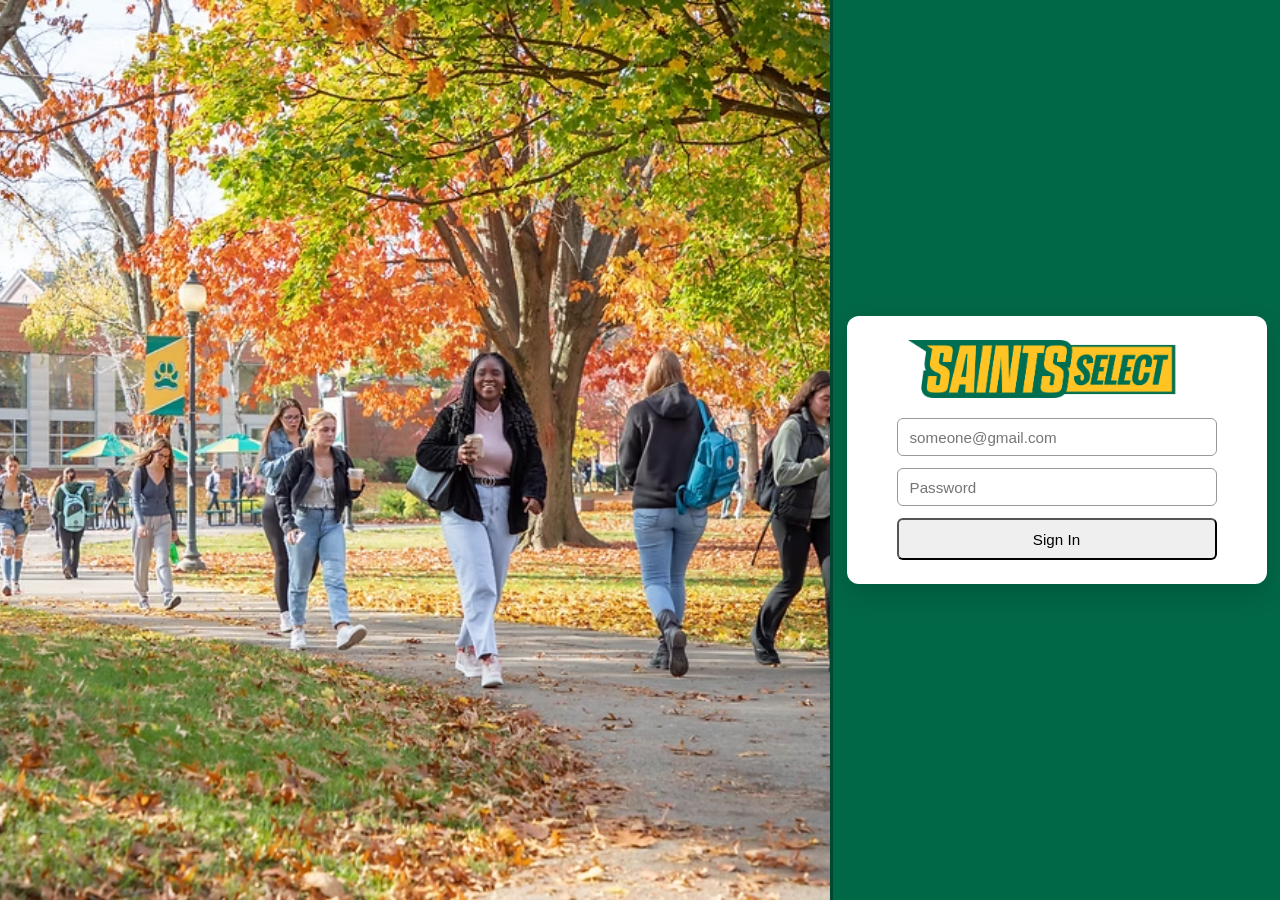
<file: content/index.html>
<!DOCTYPE html>
<html lang="en">
<head>
    <meta charset="UTF-8">
    <meta name="viewport" content="width=device-width, initial-scale=1.0">
    <title>SaintSelect Login</title>
    <link rel="stylesheet" href="../css/login.css">
</head>
<body>
    <div class="page">
        <!--Form placeholders used until Google OAuth sign-in method is implemented-->
        <div class="image-panel">
            <!--Need higher quality image for larger screens-->
            <img src="../assets/students-walking-full.png" alt="Siena campus" />
        </div>
        <div class="login-panel">
            <div class="login-card">
                <!--Need SaintSelect logo file-->
                <img src="../assets/logo.png" alt="SaintSelect logo" class="login-logo"/>
                <input type="email" placeholder="someone@gmail.com" />
                <input type="password" placeholder="Password" />

                <button onclick="window.location.href='questionnaire/who-are-you.html'">Sign In</button>
            </div>
        </div>
    </div>  
</body>
</html>
</file>
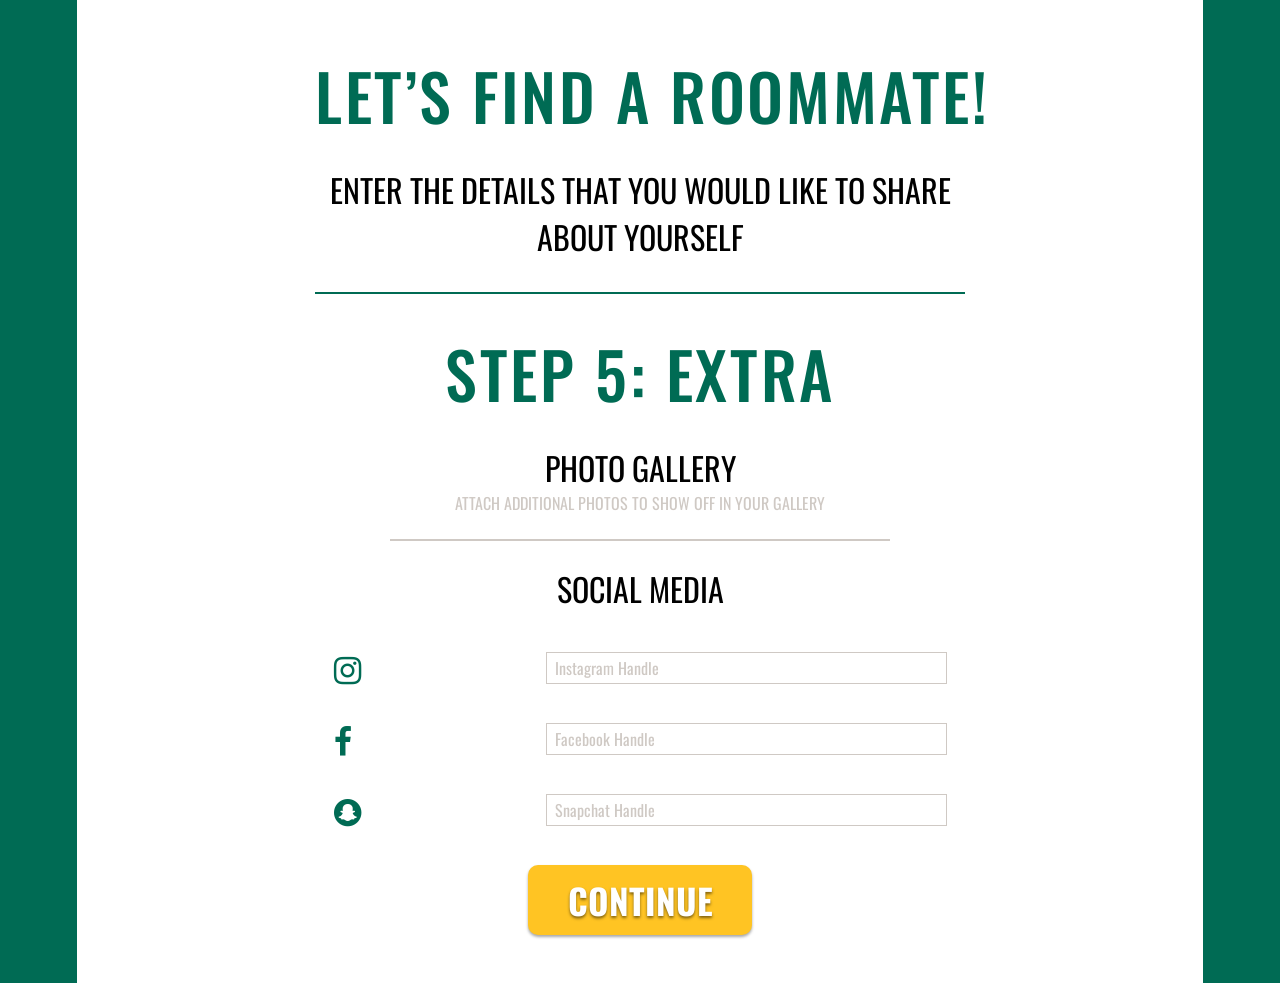
<file: content/questionnaire/additional.html>
<!DOCTYPE html>
<html lang="en">

<head>
    <meta charset="UTF-8">
    <meta name="viewport" content="width=device-width, initial-scale=1.0">
    <title>Questionnaire: Additional</title>
    <link rel="stylesheet" href="../../css/questionnaire.css">
    <link rel="stylesheet" href="https://cdnjs.cloudflare.com/ajax/libs/font-awesome/4.7.0/css/font-awesome.min.css">
</head>

<body>
    <div class="page-frame">
        <div class="side side--left"></div>
        <main class="content">
            <h1 class="questionnaire-heading">LET’S FIND A ROOMMATE!</h1>
            <h2 class="questionnaire-subheading">ENTER THE DETAILS THAT YOU WOULD LIKE TO SHARE ABOUT YOURSELF</h2>
            <!--Create a progress bar graphical component and insert here-->
            <hr class="questionnaire-divider">
            <h1 class="questionnaire-heading">STEP 5: EXTRA</h1>
            <h2 class="questionnaire-subheading" style="margin-bottom: 0px;">PHOTO GALLERY</h2>
            <h3 class="questionnaire-description" style="text-align: center; margin-top: 0px;">ATTACH ADDITIONAL PHOTOS TO SHOW OFF IN YOUR GALLERY</h3>
            <!--Implement image upload functionality-->
            <hr class="questionnaire-subdivider">
            <h2 class="questionnaire-subheading">SOCIAL MEDIA</h2>
            <div class="questionnaire-row">
                <label class="questionnaire-row-label" for="firstName"><i class="fa fa-instagram" style="color: #006b54"></i></label>
                <input id="firstName" class="questionnaire-input" type="text" placeholder="Instagram Handle" />
            </div>
            <div class="questionnaire-row">
                <label class="questionnaire-row-label" for="firstName"><i class="fa fa-facebook" style="color: #006b54"></i></label>
                <input id="firstName" class="questionnaire-input" type="text" placeholder="Facebook Handle" />
            </div>
            <div class="questionnaire-row">
                <label class="questionnaire-row-label" for="firstName"><i class="fa fa-snapchat" style="color: #006b54;"></i></label>
                <input id="firstName" class="questionnaire-input" type="text" placeholder="Snapchat Handle" />
            </div>
            <button class="questionnaire-continue" onclick="window.location.href='lifestyle.html'">CONTINUE</button>



        </main>
        <div class="side side--right"></div>
    </div>
</body>

</html>
</file>
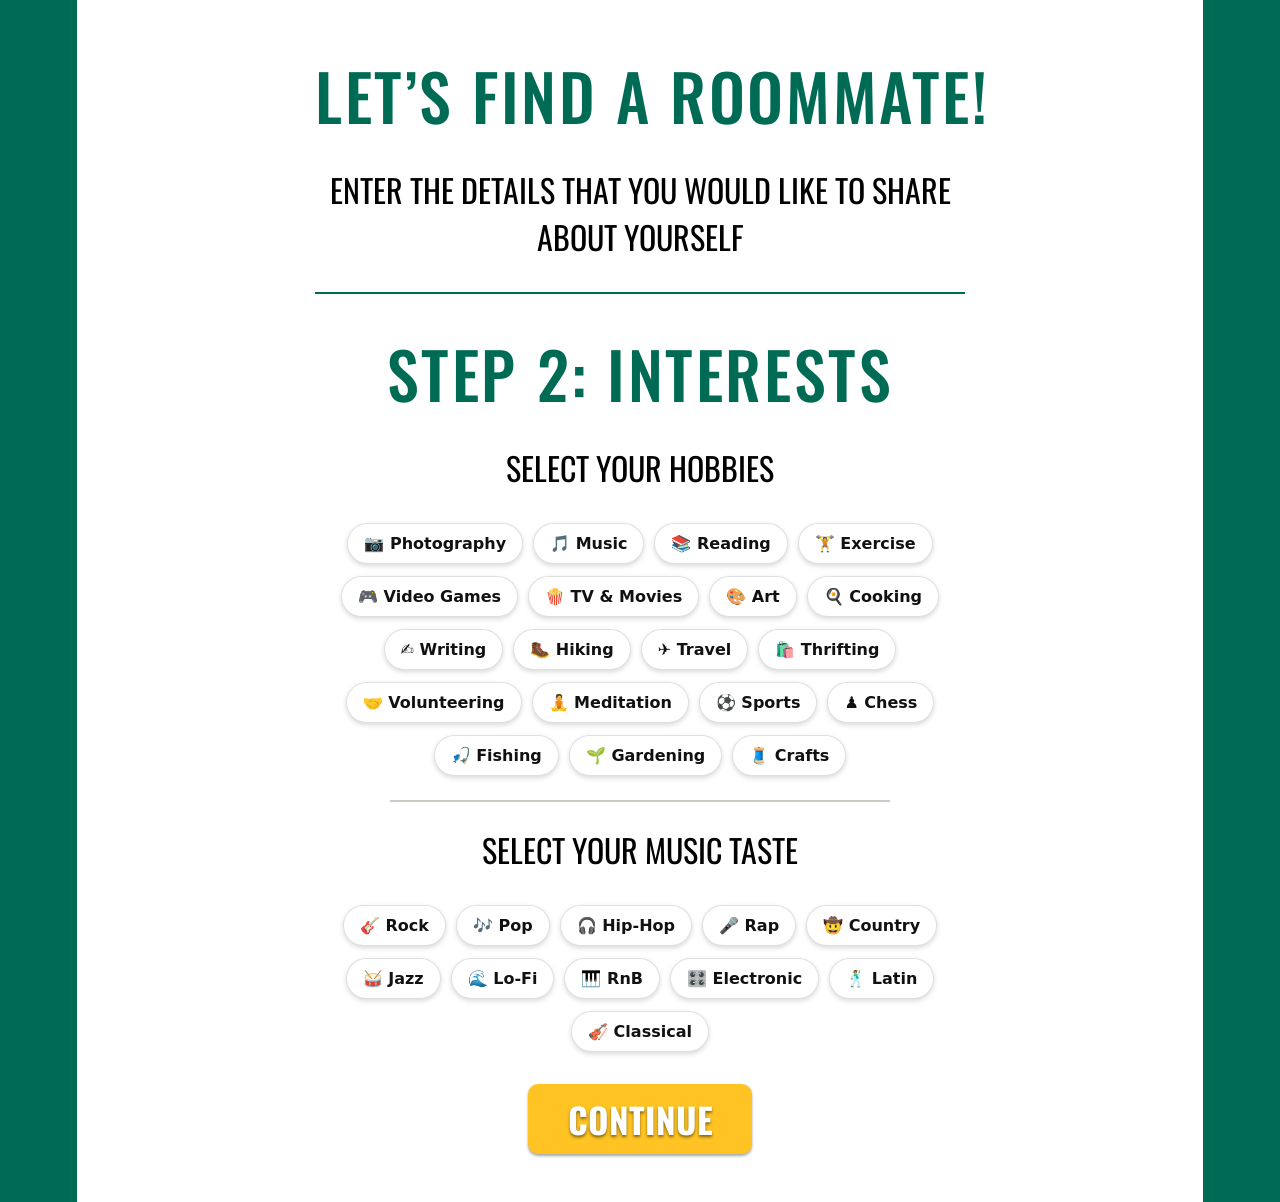
<file: content/questionnaire/interests.html>
<!DOCTYPE html>
<html lang="en">

<head>
    <meta charset="UTF-8">
    <meta name="viewport" content="width=device-width, initial-scale=1.0">
    <title>Questionnaire: Interests</title>
    <link rel="stylesheet" href="../../css/questionnaire.css">
</head>

<body>
    <div class="page-frame">
        <div class="side side--left"></div>
        <main class="content">
            <h1 class="questionnaire-heading">LET’S FIND A ROOMMATE!</h1>
            <h2 class="questionnaire-subheading">ENTER THE DETAILS THAT YOU WOULD LIKE TO SHARE ABOUT YOURSELF</h2>
            <!--Create a progress bar graphical component and insert here-->
            <hr class="questionnaire-divider">
            <h1 class="questionnaire-heading">STEP 2: INTERESTS</h1>
            <h2 class="questionnaire-subheading">SELECT YOUR HOBBIES</h2>
            <form>
                <div class="hobby-grid">
                    <label class="hobby-pill">
                        <input type="checkbox" name="hobbies" value="photography" />
                        <span>📷 Photography</span>
                    </label>

                    <label class="hobby-pill">
                        <input type="checkbox" name="hobbies" value="music" />
                        <span>🎵 Music</span>
                    </label>

                    <label class="hobby-pill">
                        <input type="checkbox" name="hobbies" value="" />
                        <span>📚 Reading</span>
                    </label>

                    <label class="hobby-pill">
                        <input type="checkbox" name="hobbies" value="Exercise" />
                        <span>🏋️ Exercise</span>
                    </label>

                    <label class="hobby-pill">
                        <input type="checkbox" name="hobbies" value="Video Games" />
                        <span>🎮 Video Games</span>
                    </label>

                    <label class="hobby-pill">
                        <input type="checkbox" name="hobbies" value="TV-Movie" />
                        <span>🍿 TV & Movies</span>
                    </label>

                    <label class="hobby-pill">
                        <input type="checkbox" name="hobbies" value="Art" />
                        <span>🎨 Art</span>
                    </label>

                    <label class="hobby-pill">
                        <input type="checkbox" name="hobbies" value="Cooking" />
                        <span>🍳 Cooking</span>
                    </label>

                    <label class="hobby-pill">
                        <input type="checkbox" name="hobbies" value="Writing" />
                        <span>✍️ Writing</span>
                    </label>

                    <label class="hobby-pill">
                        <input type="checkbox" name="hobbies" value="Hiking" />
                        <span>🥾 Hiking</span>
                    </label>

                    <label class="hobby-pill">
                        <input type="checkbox" name="hobbies" value="Travel" />
                        <span>✈️ Travel</span>
                    </label>

                    <label class="hobby-pill">
                        <input type="checkbox" name="hobbies" value="Thrifting" />
                        <span>🛍️ Thrifting</span>
                    </label>

                    <label class="hobby-pill">
                        <input type="checkbox" name="hobbies" value="Volunteering" />
                        <span>🤝 Volunteering</span>
                    </label>

                    <label class="hobby-pill">
                        <input type="checkbox" name="hobbies" value="Meditation" />
                        <span>🧘 Meditation</span>
                    </label>

                    <label class="hobby-pill">
                        <input type="checkbox" name="hobbies" value="Sports" />
                        <span>⚽ Sports</span>
                    </label>

                    <label class="hobby-pill">
                        <input type="checkbox" name="hobbies" value="Chess" />
                        <span>♟️ Chess</span>
                    </label>

                    <label class="hobby-pill">
                        <input type="checkbox" name="hobbies" value="Fishing" />
                        <span>🎣 Fishing</span>
                    </label>

                    <label class="hobby-pill">
                        <input type="checkbox" name="hobbies" value="Gardening" />
                        <span>🌱 Gardening</span>
                    </label>

                    <label class="hobby-pill">
                        <input type="checkbox" name="hobbies" value="Crafts" />
                        <span>🧵 Crafts</span>
                    </label>
                </div>
            </form>

            <hr class="questionnaire-subdivider">
            <h2 class="questionnaire-subheading">SELECT YOUR MUSIC TASTE</h2>
            <form>
                <div class="hobby-grid">
                    <label class="hobby-pill">
                        <input type="checkbox" name="hobbies" value="Rock" />
                        <span>🎸 Rock</span>
                    </label>

                    <label class="hobby-pill">
                        <input type="checkbox" name="hobbies" value="Pop" />
                        <span>🎶 Pop</span>
                    </label>

                    <label class="hobby-pill">
                        <input type="checkbox" name="hobbies" value="Hip-Hop" />
                        <span>🎧 Hip-Hop</span>
                    </label>

                    <label class="hobby-pill">
                        <input type="checkbox" name="hobbies" value="Rap" />
                        <span>🎤 Rap</span>
                    </label>

                    <label class="hobby-pill">
                        <input type="checkbox" name="hobbies" value="Country" />
                        <span>🤠 Country</span>
                    </label>

                    <label class="hobby-pill">
                        <input type="checkbox" name="hobbies" value="Jazz" />
                        <span>🥁 Jazz</span>
                    </label>

                    <label class="hobby-pill">
                        <input type="checkbox" name="hobbies" value="Lofi" />
                        <span>🌊 Lo-Fi</span>
                    </label>

                    <label class="hobby-pill">
                        <input type="checkbox" name="hobbies" value="RnB" />
                        <span>🎹 RnB</span>
                    </label>

                    <label class="hobby-pill">
                        <input type="checkbox" name="hobbies" value="Electronic" />
                        <span>🎛️ Electronic</span>
                    </label>

                    <label class="hobby-pill">
                        <input type="checkbox" name="hobbies" value="Latin" />
                        <span>🕺 Latin</span>
                    </label>

                    <label class="hobby-pill">
                        <input type="checkbox" name="hobbies" value="Classical" />
                        <span>🎻 Classical</span>
                    </label>
                </div>
            </form>
            <button class="questionnaire-continue" onclick="window.location.href='lifestyle.html'">CONTINUE</button>



        </main>
        <div class="side side--right"></div>
    </div>
</body>

</html>
</file>
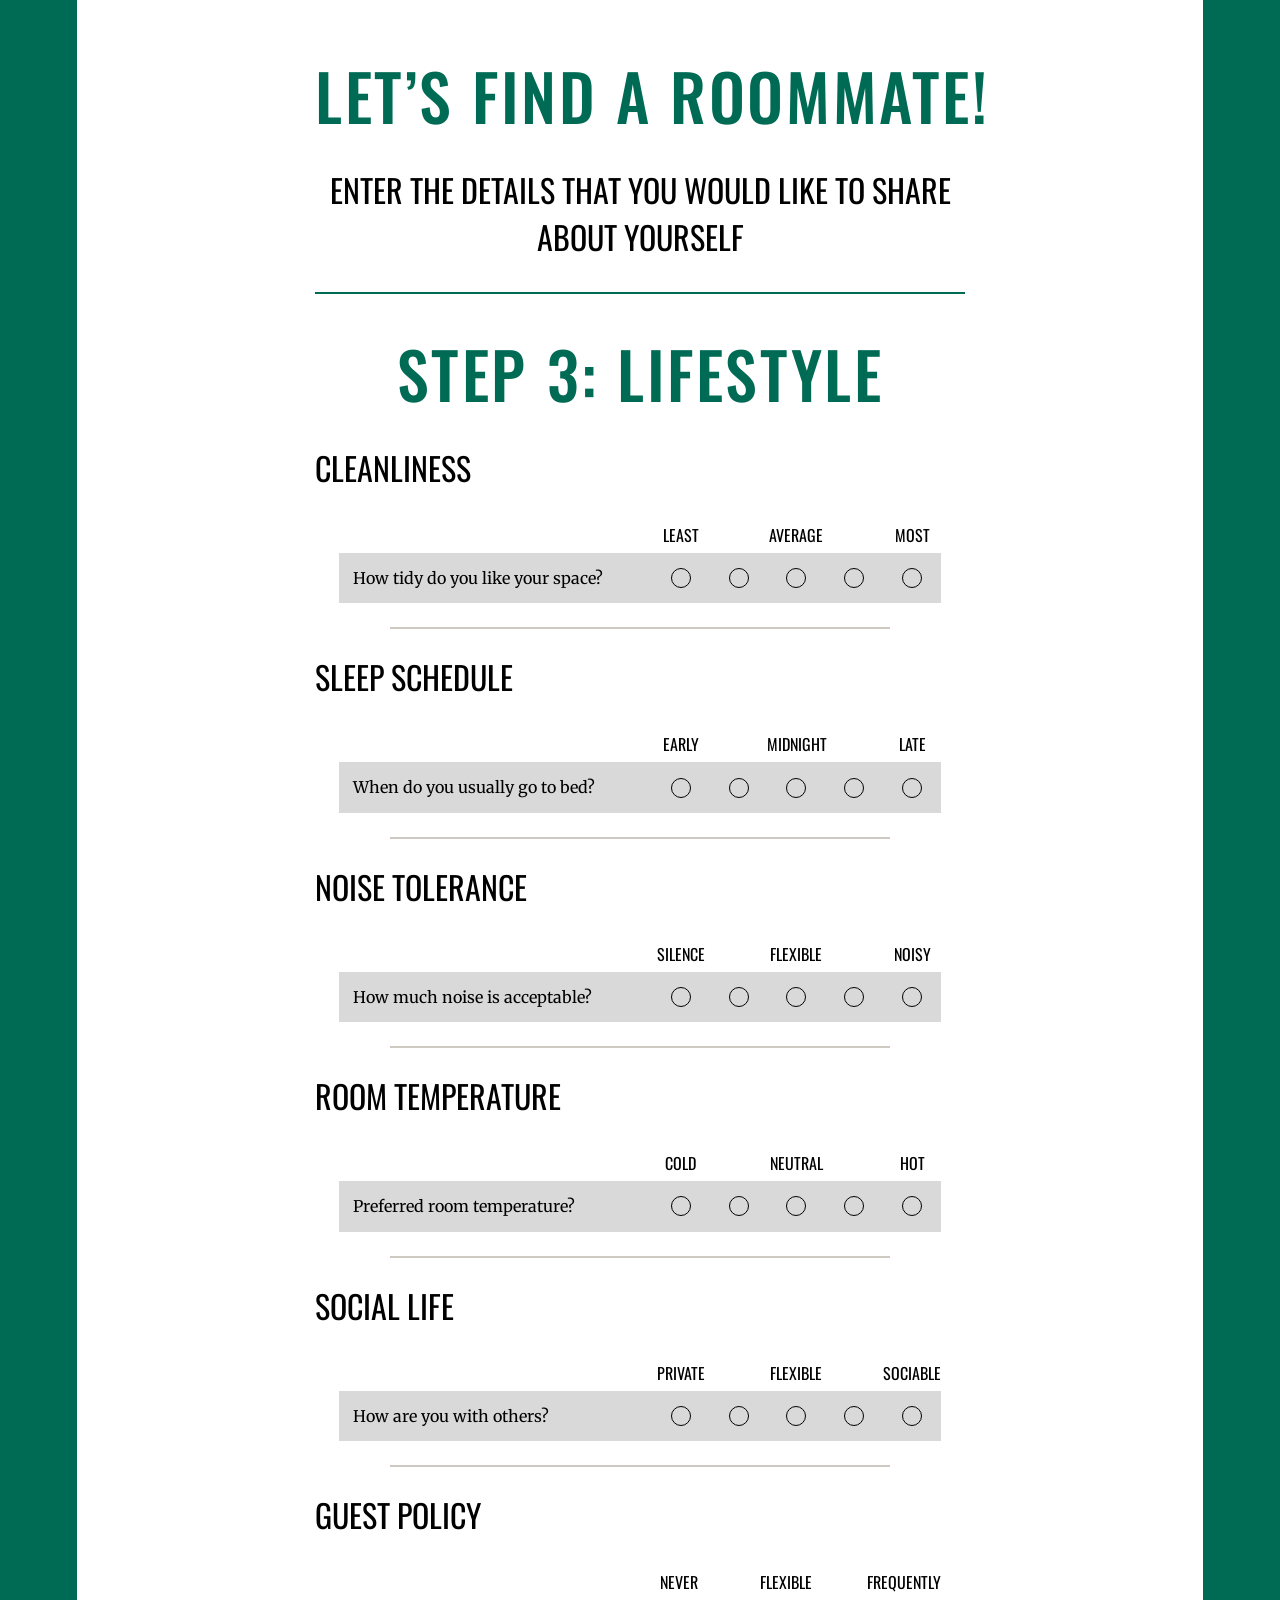
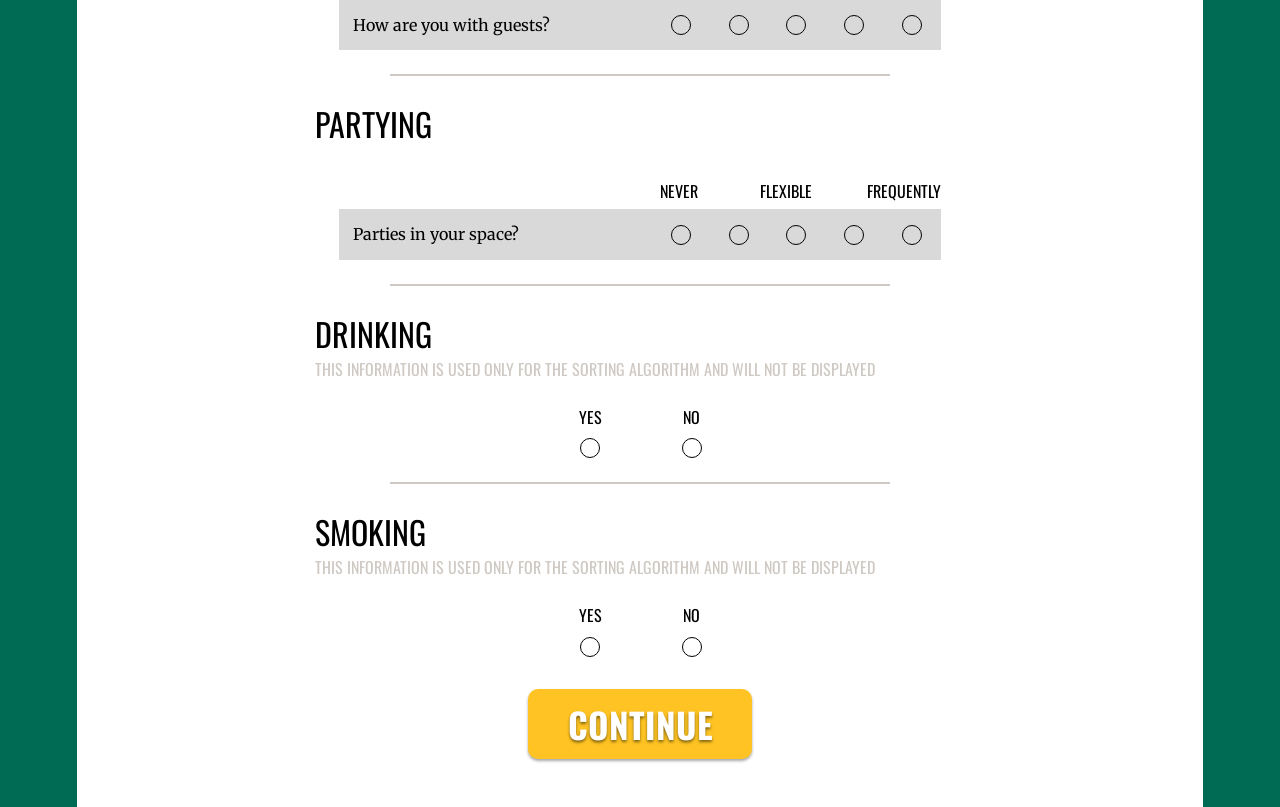
<file: content/questionnaire/lifestyle.html>
<!DOCTYPE html>
<html lang="en">

<head>
    <meta charset="UTF-8">
    <meta name="viewport" content="width=device-width, initial-scale=1.0">
    <title>Questionnaire: Lifestyle</title>
    <link rel="stylesheet" href="../../css/questionnaire.css">
</head>

<body>
    <div class="page-frame">
        <div class="side side--left"></div>
        <main class="content">
            <h1 class="questionnaire-heading">LET’S FIND A ROOMMATE!</h1>
            <h2 class="questionnaire-subheading">ENTER THE DETAILS THAT YOU WOULD LIKE TO SHARE ABOUT YOURSELF</h2>
            <!--Create a progress bar graphical component and insert here-->
            <hr class="questionnaire-divider">
            <h1 class="questionnaire-heading">STEP 3: LIFESTYLE</h1>
            <h2 class="questionnaire-subheading" style="text-align: left;">CLEANLINESS</h2>
            <div class="scale-wrap">
                <div class="scale-label-row">
                    <span></span>
                    <div class="scale-labels">
                        <span class="radio-text label-start">LEAST</span>
                        <span class="radio-text label-middle">AVERAGE</span>
                        <span class="radio-text label-end">MOST</span>
                    </div>
                </div>
                <div class="scale-row">
                    <p class="scale-question">How tidy do you like your space?</p>

                    <fieldset class="scale-radios">
                        <legend></legend>

                        <label class="radio-option">
                            <input class="radio-input" type="radio" name="cleanliness" value="1" />
                            <span class="radio-control"></span>
                        </label>

                        <label class="radio-option">
                            <input class="radio-input" type="radio" name="cleanliness" value="2" />
                            <span class="radio-control"></span>
                        </label>

                        <label class="radio-option">
                            <input class="radio-input" type="radio" name="cleanliness" value="3" />
                            <span class="radio-control"></span>
                        </label>

                        <label class="radio-option">
                            <input class="radio-input" type="radio" name="cleanliness" value="4" />
                            <span class="radio-control"></span>
                        </label>

                        <label class="radio-option">
                            <input class="radio-input" type="radio" name="cleanliness" value="5" />
                            <span class="radio-control"></span>
                        </label>
                    </fieldset>
                </div>
            </div>
            <hr class="questionnaire-subdivider">

            <h2 class="questionnaire-subheading" style="text-align: left;">SLEEP SCHEDULE</h2>
            <div class="scale-wrap">
                <div class="scale-label-row">
                    <span></span>
                    <div class="scale-labels">
                        <span class="radio-text label-start">EARLY</span>
                        <span class="radio-text label-middle">MIDNIGHT</span>
                        <span class="radio-text label-end">LATE</span>
                    </div>
                </div>
                <div class="scale-row">
                    <p class="scale-question">When do you usually go to bed?</p>

                    <fieldset class="scale-radios">
                        <legend></legend>

                        <label class="radio-option">
                            <input class="radio-input" type="radio" name="sleepschedule" value="1" />
                            <span class="radio-control"></span>
                        </label>

                        <label class="radio-option">
                            <input class="radio-input" type="radio" name="sleepschedule" value="2" />
                            <span class="radio-control"></span>
                        </label>

                        <label class="radio-option">
                            <input class="radio-input" type="radio" name="sleepschedule" value="3" />
                            <span class="radio-control"></span>
                        </label>

                        <label class="radio-option">
                            <input class="radio-input" type="radio" name="sleepschedule" value="4" />
                            <span class="radio-control"></span>
                        </label>

                        <label class="radio-option">
                            <input class="radio-input" type="radio" name="sleepschedule" value="5" />
                            <span class="radio-control"></span>
                        </label>
                    </fieldset>
                </div>
            </div>
            <hr class="questionnaire-subdivider">

            <h2 class="questionnaire-subheading" style="text-align: left;">NOISE TOLERANCE</h2>
            <div class="scale-wrap">
                <div class="scale-label-row">
                    <span></span>
                    <div class="scale-labels">
                        <span class="radio-text label-start">SILENCE</span>
                        <span class="radio-text label-middle">FLEXIBLE</span>
                        <span class="radio-text label-end">NOISY</span>
                    </div>
                </div>
                <div class="scale-row">
                    <p class="scale-question">How much noise is acceptable?</p>

                    <fieldset class="scale-radios">
                        <legend></legend>

                        <label class="radio-option">
                            <input class="radio-input" type="radio" name="noisetolerance" value="1" />
                            <span class="radio-control"></span>
                        </label>

                        <label class="radio-option">
                            <input class="radio-input" type="radio" name="noisetolerance" value="2" />
                            <span class="radio-control"></span>
                        </label>

                        <label class="radio-option">
                            <input class="radio-input" type="radio" name="noisetolerance" value="3" />
                            <span class="radio-control"></span>
                        </label>

                        <label class="radio-option">
                            <input class="radio-input" type="radio" name="noisetolerance" value="4" />
                            <span class="radio-control"></span>
                        </label>

                        <label class="radio-option">
                            <input class="radio-input" type="radio" name="noisetolerance" value="5" />
                            <span class="radio-control"></span>
                        </label>
                    </fieldset>
                </div>
            </div>
            <hr class="questionnaire-subdivider">

            <h2 class="questionnaire-subheading" style="text-align: left;">ROOM TEMPERATURE</h2>
            <div class="scale-wrap">
                <div class="scale-label-row">
                    <span></span>
                    <div class="scale-labels">
                        <span class="radio-text label-start">COLD</span>
                        <span class="radio-text label-middle">NEUTRAL</span>
                        <span class="radio-text label-end">HOT</span>
                    </div>
                </div>
                <div class="scale-row">
                    <p class="scale-question">Preferred room temperature?</p>

                    <fieldset class="scale-radios">
                        <legend></legend>

                        <label class="radio-option">
                            <input class="radio-input" type="radio" name="roomtemperature" value="1" />
                            <span class="radio-control"></span>
                        </label>

                        <label class="radio-option">
                            <input class="radio-input" type="radio" name="roomtemperature" value="2" />
                            <span class="radio-control"></span>
                        </label>

                        <label class="radio-option">
                            <input class="radio-input" type="radio" name="roomtemperature" value="3" />
                            <span class="radio-control"></span>
                        </label>

                        <label class="radio-option">
                            <input class="radio-input" type="radio" name="roomtemperature" value="4" />
                            <span class="radio-control"></span>
                        </label>

                        <label class="radio-option">
                            <input class="radio-input" type="radio" name="roomtemperature" value="5" />
                            <span class="radio-control"></span>
                        </label>
                    </fieldset>
                </div>
            </div>
            <hr class="questionnaire-subdivider">

            <h2 class="questionnaire-subheading" style="text-align: left;">SOCIAL LIFE</h2>
            <div class="scale-wrap">
                <div class="scale-label-row">
                    <span></span>
                    <div class="scale-labels">
                        <span class="radio-text label-start">PRIVATE</span>
                        <span class="radio-text label-middle">FLEXIBLE</span>
                        <span class="radio-text label-end">SOCIABLE</span>
                    </div>
                </div>
                <div class="scale-row">
                    <p class="scale-question">How are you with others?</p>

                    <fieldset class="scale-radios">
                        <legend></legend>

                        <label class="radio-option">
                            <input class="radio-input" type="radio" name="sociallife" value="1" />
                            <span class="radio-control"></span>
                        </label>

                        <label class="radio-option">
                            <input class="radio-input" type="radio" name="sociallife" value="2" />
                            <span class="radio-control"></span>
                        </label>

                        <label class="radio-option">
                            <input class="radio-input" type="radio" name="sociallife" value="3" />
                            <span class="radio-control"></span>
                        </label>

                        <label class="radio-option">
                            <input class="radio-input" type="radio" name="sociallife" value="4" />
                            <span class="radio-control"></span>
                        </label>

                        <label class="radio-option">
                            <input class="radio-input" type="radio" name="sociallife" value="5" />
                            <span class="radio-control"></span>
                        </label>
                    </fieldset>
                </div>
            </div>
            <hr class="questionnaire-subdivider">

            <h2 class="questionnaire-subheading" style="text-align: left;">GUEST POLICY</h2>
            <div class="scale-wrap">
                <div class="scale-label-row">
                    <span></span>
                    <div class="scale-labels">
                        <span class="radio-text label-start">NEVER</span>
                        <span class="radio-text label-middle">FLEXIBLE</span>
                        <span class="radio-text label-end">FREQUENTLY</span>
                    </div>
                </div>
                <div class="scale-row">
                    <p class="scale-question">How are you with guests?</p>

                    <fieldset class="scale-radios">
                        <legend></legend>

                        <label class="radio-option">
                            <input class="radio-input" type="radio" name="guestpolicy" value="1" />
                            <span class="radio-control"></span>
                        </label>

                        <label class="radio-option">
                            <input class="radio-input" type="radio" name="guestpolicy" value="2" />
                            <span class="radio-control"></span>
                        </label>

                        <label class="radio-option">
                            <input class="radio-input" type="radio" name="guestpolicy" value="3" />
                            <span class="radio-control"></span>
                        </label>

                        <label class="radio-option">
                            <input class="radio-input" type="radio" name="guestpolicy" value="4" />
                            <span class="radio-control"></span>
                        </label>

                        <label class="radio-option">
                            <input class="radio-input" type="radio" name="guestpolicy" value="5" />
                            <span class="radio-control"></span>
                        </label>
                    </fieldset>
                </div>
            </div>
            <hr class="questionnaire-subdivider">

            <h2 class="questionnaire-subheading" style="text-align: left;">PARTYING</h2>
            <div class="scale-wrap">
                <div class="scale-label-row">
                    <span></span>
                    <div class="scale-labels">
                        <span class="radio-text label-start">NEVER</span>
                        <span class="radio-text label-middle">FLEXIBLE</span>
                        <span class="radio-text label-end">FREQUENTLY</span>
                    </div>
                </div>
                <div class="scale-row">
                    <p class="scale-question">Parties in your space?</p>

                    <fieldset class="scale-radios">
                        <legend></legend>

                        <label class="radio-option">
                            <input class="radio-input" type="radio" name="partying" value="1" />
                            <span class="radio-control"></span>
                        </label>

                        <label class="radio-option">
                            <input class="radio-input" type="radio" name="partying" value="2" />
                            <span class="radio-control"></span>
                        </label>

                        <label class="radio-option">
                            <input class="radio-input" type="radio" name="partying" value="3" />
                            <span class="radio-control"></span>
                        </label>

                        <label class="radio-option">
                            <input class="radio-input" type="radio" name="partying" value="4" />
                            <span class="radio-control"></span>
                        </label>

                        <label class="radio-option">
                            <input class="radio-input" type="radio" name="partying" value="5" />
                            <span class="radio-control"></span>
                        </label>
                    </fieldset>
                </div>
            </div>
            <hr class="questionnaire-subdivider">

            <h2 class="questionnaire-subheading" style="text-align: left; margin-bottom: 0px;">DRINKING</h2>
            <h3 class="questionnaire-description" style="margin-top: 0px;">THIS INFORMATION IS USED ONLY FOR THE SORTING ALGORITHM AND WILL NOT BE DISPLAYED</h3>
            <div class="radio-options">
                <label class="radio-option">
                    <span class="radio-text">YES</span>
                    <input class="radio-input" type="radio" name="drinking" value="yes">
                    <span class="radio-control" aria-hidden="true"></span>
                </label>

                <label class="radio-option">
                    <span class="radio-text">NO</span>
                    <input class="radio-input" type="radio" name="drinking" value="no">
                    <span class="radio-control" aria-hidden="true"></span>
                </label>
            </div>
            <hr class="questionnaire-subdivider">

            <h2 class="questionnaire-subheading" style="text-align: left; margin-bottom: 0px;">SMOKING</h2>
            <h3 class="questionnaire-description" style="margin-top: 0px;">THIS INFORMATION IS USED ONLY FOR THE SORTING ALGORITHM AND WILL NOT BE DISPLAYED</h3>
            <div class="radio-options">
                <label class="radio-option">
                    <span class="radio-text">YES</span>
                    <input class="radio-input" type="radio" name="smoking" value="yes">
                    <span class="radio-control" aria-hidden="true"></span>
                </label>

                <label class="radio-option">
                    <span class="radio-text">NO</span>
                    <input class="radio-input" type="radio" name="smoking" value="no">
                    <span class="radio-control" aria-hidden="true"></span>
                </label>
            </div>

            <button class="questionnaire-continue" onclick="window.location.href='essentials.html'">CONTINUE</button>



        </main>
        <div class="side side--right"></div>
    </div>
</body>

</html>
</file>
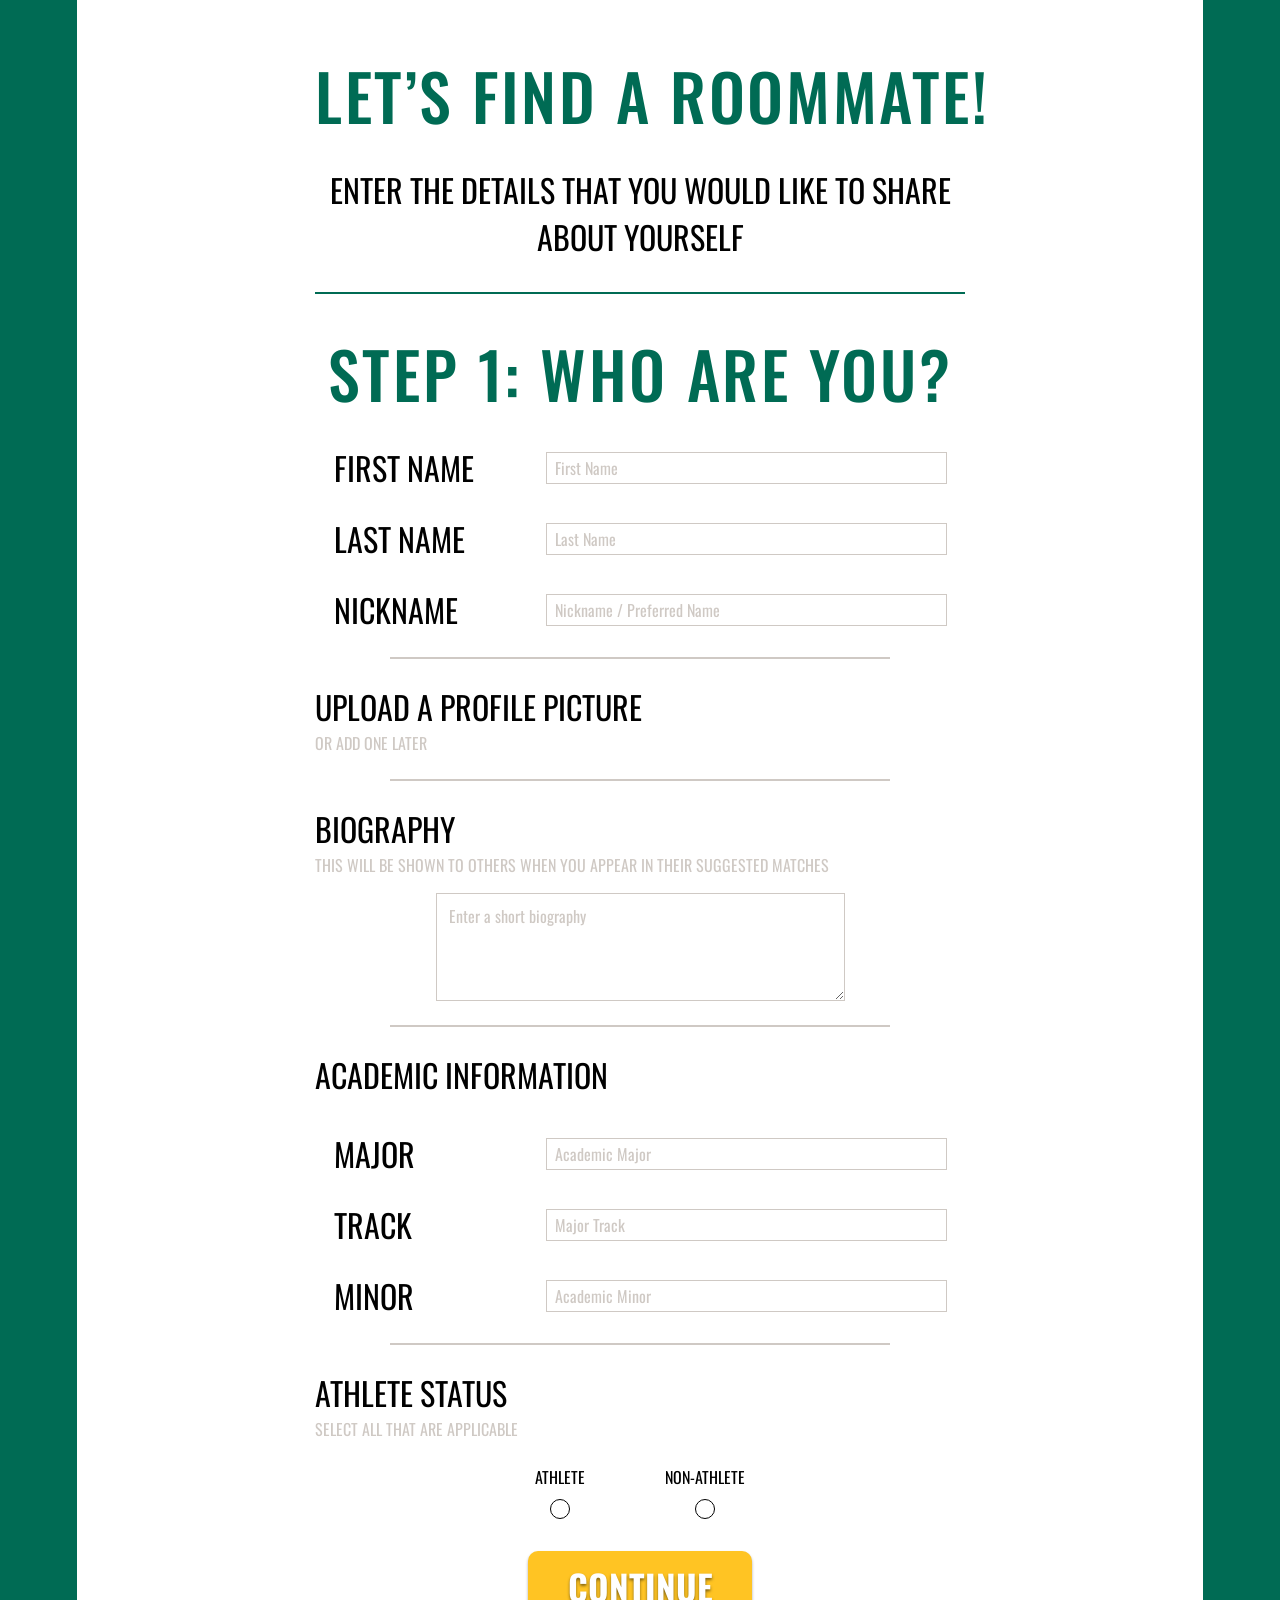
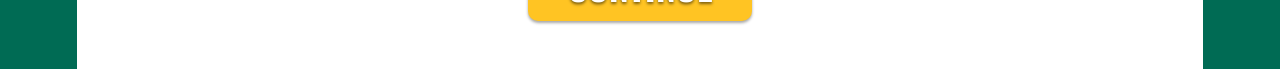
<file: content/questionnaire/who-are-you.html>
<!DOCTYPE html>
<html lang="en">
<head>
    <meta charset="UTF-8">
    <meta name="viewport" content="width=device-width, initial-scale=1.0">
    <title>Questionnaire: Who Are You</title>
    <link rel="stylesheet" href="../../css/questionnaire.css">
</head>
<body>
    <div class="page-frame">
        <div class="side side--left"></div>
        <main class="content">
            <h1 class="questionnaire-heading">LET’S FIND A ROOMMATE!</h1>
            <h2 class="questionnaire-subheading">ENTER THE DETAILS THAT YOU WOULD LIKE TO SHARE ABOUT YOURSELF</h2>
            <!--Create a progress bar graphical component and insert here-->
            <hr class="questionnaire-divider">
            <h1 class="questionnaire-heading">STEP 1: WHO ARE YOU?</h1>
            <div class="questionnaire-row">
                <label class="questionnaire-row-label" for="firstName">FIRST NAME</label>
                <input id="firstName" class="questionnaire-input" type="text" placeholder="First Name" />
            </div>
            <div class="questionnaire-row">
                <label class="questionnaire-row-label" for="lastName">LAST NAME</label>
                <input id="lastName" class="questionnaire-input" type="text" placeholder="Last Name" />
            </div>
            <div class="questionnaire-row">
                <label class="questionnaire-row-label" for="nickName">NICKNAME</label>
                <input id="nickName" class="questionnaire-input" type="text" placeholder="Nickname / Preferred Name" />
            </div>
            <hr class="questionnaire-subdivider">
            <h2 class="questionnaire-subheading" style="text-align: left; margin-bottom: -15px;">UPLOAD A PROFILE PICTURE</h2>
            <h3 class="questionnaire-description">OR ADD ONE LATER</h3>
            <!--Create an upload image graphical component and insert here-->
            <hr class="questionnaire-subdivider">
            <h2 class="questionnaire-subheading" style="text-align: left; margin-bottom: -15px">BIOGRAPHY</h2>
            <h3 class="questionnaire-description">THIS WILL BE SHOWN TO OTHERS WHEN YOU APPEAR IN THEIR SUGGESTED MATCHES</h3>
            <div class="questionnaire-row questionnaire-row--solo">
                <textarea id="biography" class="questionnaire-input questionnaire-textarea" placeholder="Enter a short biography"></textarea>
            </div>
            <hr class="questionnaire-subdivider">
            <h2 class="questionnaire-subheading" style="text-align: left">ACADEMIC INFORMATION</h2>
            <!--Need to add dealbreaker option-->
            <div class="questionnaire-row">
                <label class="questionnaire-row-label" for="studentMajor">MAJOR</label>
                <input id="studentMajor" class="questionnaire-input" type="text" placeholder="Academic Major" />
            </div>
            <div class="questionnaire-row">
                <label class="questionnaire-row-label" for="studentTrack">TRACK</label>
                <input id="studentMajorTrack" class="questionnaire-input" type="text" placeholder="Major Track" />
            </div>
            <div class="questionnaire-row">
                <label class="questionnaire-row-label" for="studentMinor">MINOR</label>
                <input id="studentMinor" class="questionnaire-input" type="text" placeholder="Academic Minor" />
            </div>
            <hr class="questionnaire-subdivider">
            <h2 class="questionnaire-subheading" style="text-align: left; margin-bottom: -15px">ATHLETE STATUS</h2>
            <h3 class="questionnaire-description">SELECT ALL THAT ARE APPLICABLE</h3>
            <!--Need to add dealbreaker option-->
            <div class="radio-options">
                <label class="radio-option">
                    <span class="radio-text">ATHLETE</span>
                    <input class="radio-input" type="radio" name="athleteStatus" value="athlete">
                    <span class="radio-control" aria-hidden="true"></span>
                </label>

                <label class="radio-option">
                    <span class="radio-text">NON-ATHLETE</span>
                    <input class="radio-input" type="radio" name="athleteStatus" value="non-athlete">
                    <span class="radio-control" aria-hidden="true"></span>
                </label>
            </div>
            <button class="questionnaire-continue" onclick="window.location.href='interests.html'">CONTINUE</button>



        </main>
        <div class="side side--right"></div>
  </div>
</body>
</html>
</file>
<file: css/login.css>
/* Global baseline */
*,
*::before,
*::after {
  box-sizing: border-box;
}

html, body {
  margin: 0;
  height: 100%;
  font-family: sans-serif;
}

/* Layout */
.page {
  display: flex;
  height: 100vh;
}

.image-panel {
  flex: 13;
  overflow: hidden;
}

.image-panel img {
  width: 100%;
  height: 100%;
  object-fit: cover;
  display: block;
}

.login-panel {
  flex: 7;
  background-color: #006747; /* Siena green */
  display: flex;
  justify-content: center;
  align-items: center;
  border-left: 3px solid rgba(0, 0, 0, 0.3);
}

/* Card + form */
.login-card {
  background: #fff;
  width: clamp(280px, 38vw, 420px);
  padding: 24px;
  border-radius: 12px;
  box-shadow: 0 10px 25px rgba(0,0,0,0.15);
}

.login-logo {
  width: 80%;
  max-width: 100%;
  height: auto;
  display: block;
  margin: 0 auto 1.25rem;
}

.login-card input,
.login-card button {
  width: min(320px, 100%);
  display: block;
  margin: 0.75rem auto 0;
  font-size: 0.95rem;
  border-radius: 6px;
}

.login-card input {
  padding: 0.6rem 0.75rem;
  border: 1px solid #999;
}

.login-card button {
  padding: 0.65rem 0.75rem;
  cursor: pointer;
}

/* Responsive: hide image on smaller screens */
@media (max-width: 900px) {
  .image-panel {
    display: none;
  }
}
</file>
<file: css/questionnaire.css>
@import url('https://fonts.googleapis.com/css2?family=Oswald:wght@400;500;600;700&display=swap');
@import url('https://fonts.googleapis.com/css2?family=Merriweather:wght@400&display=swap');

html,
body {
  margin: 0;
  padding: 0;
}

.page-frame {
  display: flex;
  min-height: 100vh;
  width: 100%;
  background: #ffffff;
}

.side {
  background: #006b54;
  flex: 0 0 clamp(24px, 6vw, 96px);
}

.content {
  flex: 1;
  max-width: 650px;
  margin: 0 auto;
  padding: 3rem 2rem;
}

.questionnaire-heading {
  white-space: nowrap;
  font-family: 'Oswald', sans-serif;
  font-size: clamp(36px, 6vw, 64px);
  font-weight: 500;
  text-transform: uppercase;
  letter-spacing: 0.04em;
  color: #006b54;
  margin: 0 0 1.5rem;
  text-align: center;
}

.questionnaire-subheading {
  font-family: 'Oswald', sans-serif;
  font-size: clamp(20px, 3.5vw, 32px);
  font-weight: 400;
  color: #000000;
  text-align: center;
  margin: 0 0 2rem;
}

.questionnaire-divider {
  width: min(650px, 100%);
  border: 0;
  border-top: 2px solid #006b54;
  margin: 2rem auto;
}

.questionnaire-row {
  display: flex;
  align-items: center;
  justify-content: center;
  gap: 2rem;
  margin-bottom: 1.5rem;
}

.questionnaire-row-label {
  font-family: 'Oswald', sans-serif;
  font-size: clamp(20px, 3.5vw, 32px);
  font-weight: 400;
  color: #000000;
  text-align: left;
  margin: 0;
  min-width: 180px;
  text-transform: uppercase;
}

.questionnaire-input {
  width: clamp(240px, 45vw, 383px);
  height: clamp(28px, 4vh, 30px);
  padding: 0 0.5rem;

  font-family: 'Oswald', sans-serif;
  font-size: 16px;
  font-weight: 400;

  border: 1px solid #cfc9c4;
  border-radius: 0;
  outline: none;
  color: #000000;
  background-color: #ffffff;

  transition: border-color 0.2s ease, border-radius 0.2s ease;
}

.questionnaire-input::placeholder {
  font-family: 'Oswald', sans-serif;
  font-size: 16px;
  font-weight: 400;
  color: #cfc9c4;
}

.questionnaire-input:focus {
  border-color: #000000;
  border-radius: 3px;
}

.questionnaire-description {
  font-family: 'Oswald', sans-serif;
  font-size: 16px;
  font-weight: 400;
  color: #cfc9c4;
}

.questionnaire-subdivider {
  width: min(500px, 100%);
  border: 0;
  border-top: 2px solid #cfc9c4;
  margin: 1.5rem auto;
}

.questionnaire-row--solo {
  justify-content: center;
}

.questionnaire-textarea {
  width: clamp(240px, 45vw, 383px);
  height: clamp(70px, 12vh, 82px);
  padding: 0.75rem;

  resize: vertical;
  line-height: 1.3;
}

.radio-options {
  display: flex;
  justify-content: center;
  gap: 5rem;
  margin: 1.5rem 0;
}

.radio-option {
  display: flex;
  flex-direction: column;
  align-items: center;
  gap: 0.6rem;
  cursor: pointer;
  user-select: none;
}

.radio-text {
  font-family: 'Oswald', sans-serif;
  font-weight: 400;
  font-size: 16px;
  color: #000;
  text-transform: uppercase;
  text-align: center;
}

.radio-input {
  position: absolute;
  opacity: 0;
  width: 1px;
  height: 1px;
  pointer-events: none;
}

.radio-control {
  width: 20px;
  height: 20px;
  border: 1px solid #000;
  border-radius: 50%;
  display: grid;
  place-items: center;
  /* centers the dot */
  box-sizing: border-box;
}

.radio-input:checked+.radio-control::after {
  content: "";
  width: 16px;
  height: 16px;
  background: #006b54;
  border: 1px solid #000;
  border-radius: 50%;
  box-sizing: border-box;
}

.radio-input:focus-visible+.radio-control {
  outline: 2px solid rgba(0, 107, 84, 0.35);
  outline-offset: 3px;
}

fieldset {
  border: 0;
  padding: 0;
  margin: 0;
}

legend {
  display: none;
}

.questionnaire-continue {
  width: clamp(180px, 40vw, 224px);
  height: clamp(56px, 12vh, 70px);
  margin: 2rem auto 0;
  display: block;

  background-color: #ffc423;
  border: none;
  border-radius: 10px;

  font-family: 'Oswald', sans-serif;
  font-size: clamp(26px, 5vw, 35px);
  font-weight: 700;
  color: #ffffff;
  text-transform: uppercase;

  cursor: pointer;

  box-shadow: 0px 2px 3px rgba(0, 0, 0, 0.35);

  text-shadow: 0px 2px 3px rgba(0, 0, 0, 0.5);

  transition: transform 0.15s ease, box-shadow 0.15s ease;
}

/* CHECKBOX PILLS */
.hobby-pill {
  display: inline-flex;
  align-items: center;
  gap: 8px;

  padding: 10px 16px;
  border-radius: 999px;

  background: #fff;
  border: 1px solid rgba(0, 0, 0, 0.12);
  color: #111;

  font-weight: 500;
  cursor: pointer;
  user-select: none;

  box-shadow: 0 2px 5px rgba(0, 0, 0, 0.15);
  transition: background-color 0.15s ease, border-color 0.15s ease;
}

/* hide the checkbox but keep it accessible */
.hobby-pill input {
  position: absolute;
  opacity: 0;
  pointer-events: none;
}

/* selected */
.hobby-pill:has(input:checked) {
  background: #FFC423;
  border-color: #FFC423;
}

/* keyboard accessibility */
.hobby-pill:has(input:focus-visible) {
  outline: 3px solid rgba(255, 196, 35, 0.55);
  outline-offset: 2px;
}

/* optional press feel */
.hobby-pill:active {
  transform: translateY(1px);
}

.hobby-pill span {
  font-family: "Gudea", system-ui, -apple-system, Segoe UI, Roboto, Arial, sans-serif;
  font-weight: 700;
}

.hobby-grid {
  display: flex;
  flex-wrap: wrap;
  gap: 12px 10px;
  justify-content: center;
}

/* CSS for Radio Button Sections */
/* wrapper that gives BOTH rows the same left/right inset */
.scale-wrap {
  padding: 0 16px; /* match the old gray bar horizontal padding */
}

/* shared 2-column layout so both rows line up */
.scale-label-row,
.scale-row {
  display: grid;
  grid-template-columns: minmax(220px, 1fr) 1fr;
  column-gap: 1.5rem;
}

/* labels row (outside gray bar) */
.scale-label-row {
  margin-bottom: 6px;
  align-items: end;
}

.scale-labels {
  display: grid;
  grid-template-columns: repeat(5, 1fr);
  justify-items: center;     /* centers text over columns */
  align-items: end;
}

.scale-labels .radio-text {
  white-space: nowrap;
  font-size: clamp(12px, 2.2vw, 16px);
}

.label-start  { grid-column: 1; }
.label-middle { grid-column: 3; }
.label-end    { grid-column: 5; }

/* gray bar */
.scale-row {
  background: #d9d9d9;
  padding: 14px 0;           /* vertical only now */
  align-items: center;
}

/* radios use same 5-col grid as labels */
.scale-radios {
  display: grid;
  grid-template-columns: repeat(5, 1fr);
  justify-items: center;
  align-items: center;
}

.scale-radios .radio-option {
  display: grid;          /* override your flex layout for this context */
  place-items: center;    /* centers the circle perfectly */
  width: 100%;
}

.scale-labels > span {
  display: flex;
  justify-content: center;
}

/* Make label + radio centering identical and pixel-perfect */
.scale-labels > span {
  display: grid;
  place-items: center;
  width: 100%;
}

.scale-radios .radio-option {
  display: grid;
  place-items: center;
  width: 100%;
}

.scale-question {
  margin: 0;
  font-family: 'Merriweather', serif;
  font-weight: 400;
  font-size: clamp(14px, 2.2vw, 16px);
  line-height: 1.4;
  color: #000;
  padding-left: 5%;
}

.scale-labels .radio-text {
  font-size: clamp(12px, 2vw, 16px);
  white-space: nowrap;
}

.scale-wrap {
  padding-left: clamp(12px, 3vw, 24px);
  padding-right: clamp(12px, 3vw, 24px);
}

/* RESPONSIVE STYLING */
@media (max-width: 768px) {
  .side {
    display: none;
  }

  .content {
    padding: 2rem 1.25rem;
  }

  .questionnaire-row {
    flex-direction: column;
    align-items: stretch;
    gap: 0.5rem;
  }

  .questionnaire-row-label {
    min-width: unset;
  }

  .questionnaire-input {
    width: 100%;
  }

  .radio-options {
    gap: 3rem;
  }
}

@media (max-width: 500px) {
  .scale-label-row {
    grid-template-columns: 1fr;
  }

  .scale-labels {
    margin-left: 0;
  }

  .scale-row {
    grid-template-columns: 1fr;
    row-gap: 10px;
  }
}
</file>
